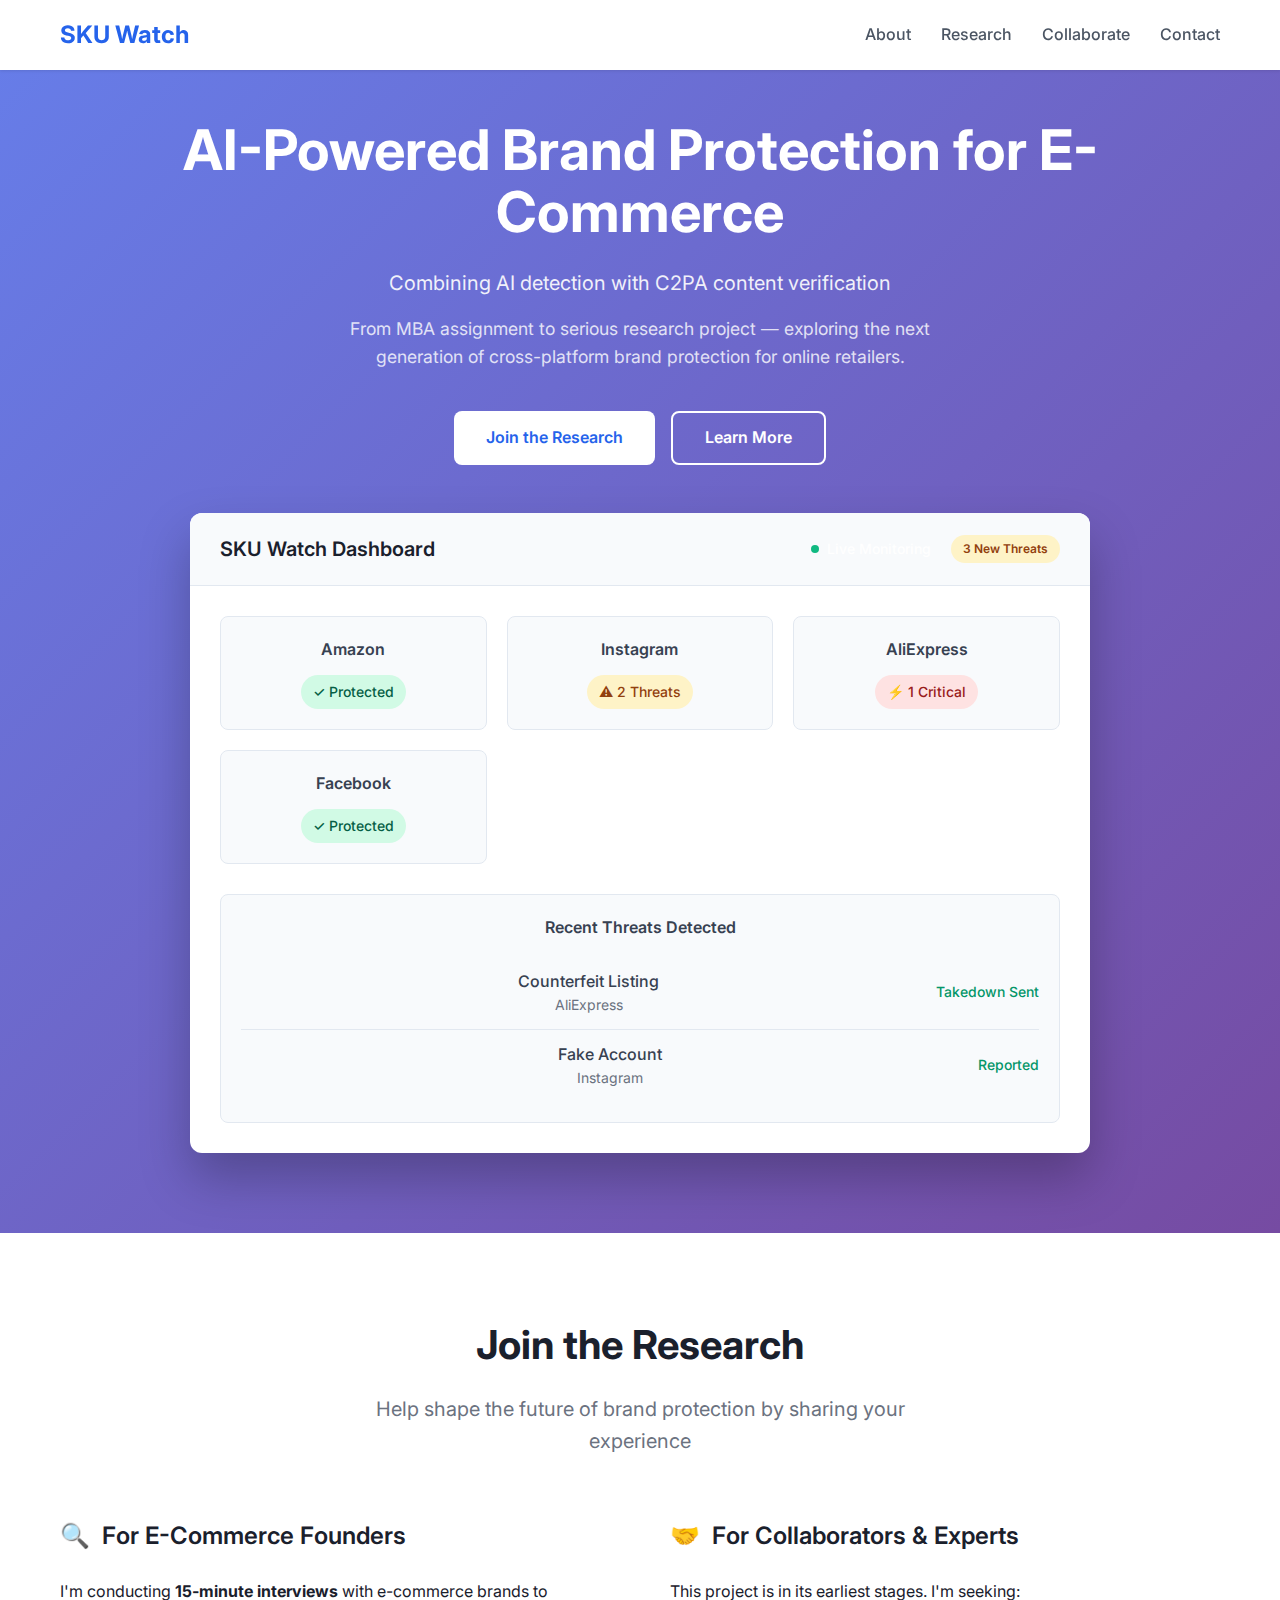
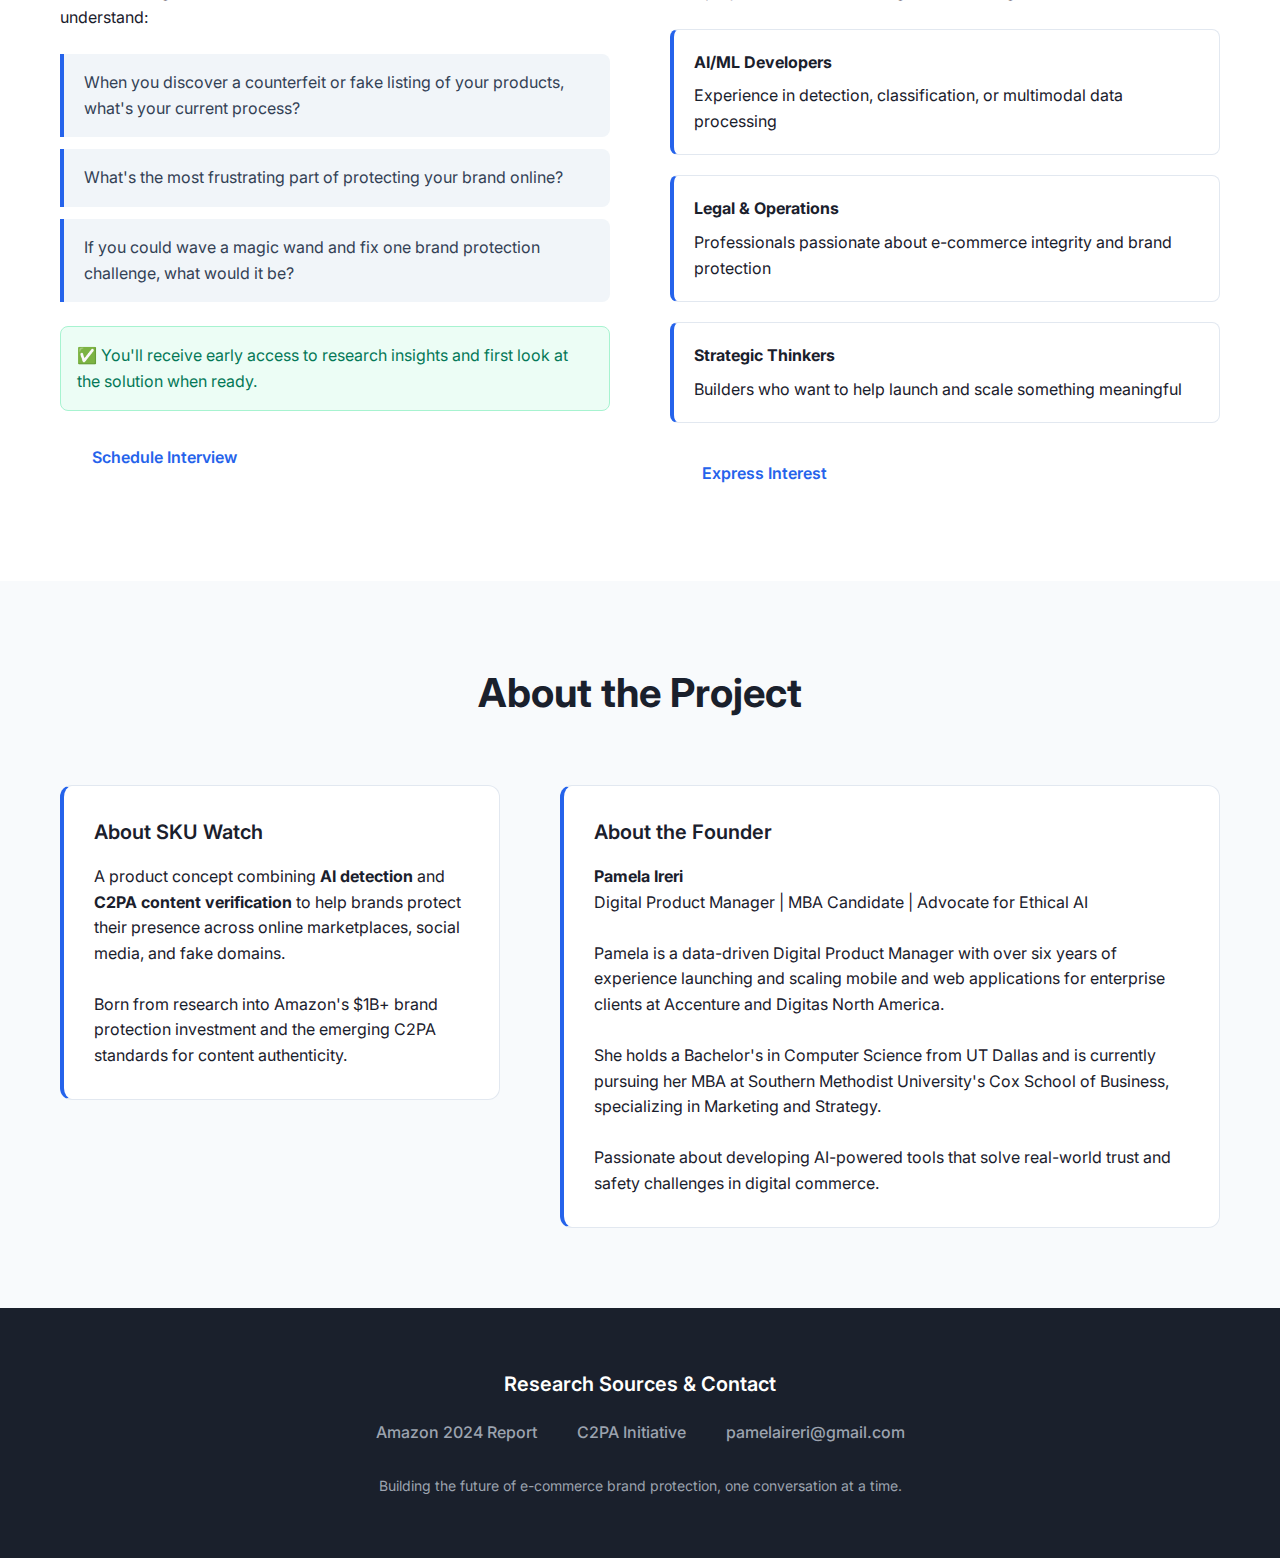
<file: index.html>
<!DOCTYPE html>
<html lang="en">
<head>
    <meta charset="UTF-8">
    <meta name="viewport" content="width=device-width, initial-scale=1.0">
    <title>SKU Watch - AI-Powered Brand Protection</title>
    <link rel="stylesheet" href="styles.css">
    <link rel="preconnect" href="https://fonts.googleapis.com">
    <link rel="preconnect" href="https://fonts.gstatic.com" crossorigin>
    <link href="https://fonts.googleapis.com/css2?family=Inter:wght@400;500;600;700&display=swap" rel="stylesheet">
</head>
<body>
    <!-- Navigation -->
    <nav class="nav">
        <div class="nav-container">
            <div class="logo">SKU Watch</div>
            <ul class="nav-links">
                <li><a href="#about">About</a></li>
                <li><a href="#research">Research</a></li>
                <li><a href="#collaborate">Collaborate</a></li>
                <li><a href="#contact">Contact</a></li>
            </ul>
        </div>
    </nav>

    <!-- Hero Section -->
    <section class="hero">
        <div class="hero-container">
            <h1>AI-Powered Brand Protection for E-Commerce</h1>
            <p class="hero-subtitle">Combining AI detection with C2PA content verification</p>
            <p class="hero-description">
                From MBA assignment to serious research project — exploring the next generation 
                of cross-platform brand protection for online retailers.
            </p>
            
            <div class="hero-cta">
                <a href="#research" class="btn-primary">Join the Research</a>
                <a href="#about" class="btn-secondary">Learn More</a>
            </div>

            <!-- Dashboard Preview -->
            <div class="dashboard-preview">
                <div class="dashboard-header">
                    <div class="dashboard-title">SKU Watch Dashboard</div>
                    <div class="status-bar">
                        <div class="status-indicator">
                            <span class="status-dot"></span>
                            Live Monitoring
                        </div>
                        <div class="threat-badge">3 New Threats</div>
                    </div>
                </div>
                
                <div class="dashboard-content">
                    <div class="platform-grid">
                        <div class="platform-card">
                            <div class="platform-name">Amazon</div>
                            <span class="platform-status status-safe">✓ Protected</span>
                        </div>
                        <div class="platform-card">
                            <div class="platform-name">Instagram</div>
                            <span class="platform-status status-warning">⚠ 2 Threats</span>
                        </div>
                        <div class="platform-card">
                            <div class="platform-name">AliExpress</div>
                            <span class="platform-status status-danger">⚡ 1 Critical</span>
                        </div>
                        <div class="platform-card">
                            <div class="platform-name">Facebook</div>
                            <span class="platform-status status-safe">✓ Protected</span>
                        </div>
                    </div>
                    
                    <div class="threats-section">
                        <div class="threats-title">Recent Threats Detected</div>
                        <div class="threat-item">
                            <div class="threat-details">
                                <div class="threat-type">Counterfeit Listing</div>
                                <div class="threat-platform">AliExpress</div>
                            </div>
                            <div class="threat-action">Takedown Sent</div>
                        </div>
                        <div class="threat-item">
                            <div class="threat-details">
                                <div class="threat-type">Fake Account</div>
                                <div class="threat-platform">Instagram</div>
                            </div>
                            <div class="threat-action">Reported</div>
                        </div>
                    </div>
                </div>
            </div>
        </div>
    </section>

    <!-- Research Section -->
    <section class="section" id="research">
        <div class="container">
            <div class="section-header">
                <h2 class="section-title">Join the Research</h2>
                <p class="section-subtitle">
                    Help shape the future of brand protection by sharing your experience
                </p>
            </div>

            <div class="two-column">
                <div class="column">
                    <h3>
                        <span class="column-icon">🔍</span>
                        For E-Commerce Founders
                    </h3>
                    <p>I'm conducting <strong>15-minute interviews</strong> with e-commerce brands to understand:</p>
                    
                    <ul class="interview-questions">
                        <li>When you discover a counterfeit or fake listing of your products, what's your current process?</li>
                        <li>What's the most frustrating part of protecting your brand online?</li>
                        <li>If you could wave a magic wand and fix one brand protection challenge, what would it be?</li>
                    </ul>
                    
                    <div class="benefit-callout">
                        ✅ You'll receive early access to research insights and first look at the solution when ready.
                    </div>
                    
                    <a href="#" class="btn-primary" onclick="scheduleCall()">Schedule Interview</a>
                </div>

                <div class="column">
                    <h3>
                        <span class="column-icon">🤝</span>
                        For Collaborators & Experts
                    </h3>
                    <p>This project is in its earliest stages. I'm seeking:</p>
                    
                    <div class="collaboration-grid">
                        <div class="collaboration-item">
                            <strong>AI/ML Developers</strong>
                            Experience in detection, classification, or multimodal data processing
                        </div>
                        <div class="collaboration-item">
                            <strong>Legal & Operations</strong>
                            Professionals passionate about e-commerce integrity and brand protection
                        </div>
                        <div class="collaboration-item">
                            <strong>Strategic Thinkers</strong>
                            Builders who want to help launch and scale something meaningful
                        </div>
                    </div>
                    
                    <a href="#" class="btn-primary" onclick="expressInterest()">Express Interest</a>
                </div>
            </div>
        </div>
    </section>

    <!-- About Section -->
    <section class="section" id="about">
        <div class="container">
            <div class="section-header">
                <h2 class="section-title">About the Project</h2>
            </div>

            <div class="about-grid">
                <div class="about-card">
                    <h4>About SKU Watch</h4>
                    <p>A product concept combining <strong>AI detection</strong> and <strong>C2PA content verification</strong> to help brands protect their presence across online marketplaces, social media, and fake domains.</p>
                    <br>
                    <p>Born from research into Amazon's $1B+ brand protection investment and the emerging C2PA standards for content authenticity.</p>
                </div>
                
                <div class="about-card">
                    <h4>About the Founder</h4>
                    <p><strong>Pamela Ireri</strong><br>
                    Digital Product Manager | MBA Candidate | Advocate for Ethical AI</p>
                    <br>
                    <p>Pamela is a data-driven Digital Product Manager with over six years of experience launching and scaling mobile and web applications for enterprise clients at Accenture and Digitas North America.</p>
                    <br>
                    <p>She holds a Bachelor's in Computer Science from UT Dallas and is currently pursuing her MBA at Southern Methodist University's Cox School of Business, specializing in Marketing and Strategy.</p>
                    <br>
                    <p>Passionate about developing AI-powered tools that solve real-world trust and safety challenges in digital commerce.</p>
                </div>
            </div>
        </div>
    </section>

    <!-- Footer -->
    <footer class="footer" id="contact">
        <div class="container">
            <h4>Research Sources & Contact</h4>
            <div class="footer-links">
                <a href="https://trustworthyshopping.aboutamazon.com/2024-brand-protection-report" target="_blank">Amazon 2024 Report</a>
                <a href="https://c2pa.org" target="_blank">C2PA Initiative</a>
                <a href="mailto:pamelaireri@gmail.com">pamelaireri@gmail.com</a>
            </div>
            <p class="footer-note">
                Building the future of e-commerce brand protection, one conversation at a time.
            </p>
        </div>
    </footer>

    <script src="script.js"></script>
</body>
</html>
</file>
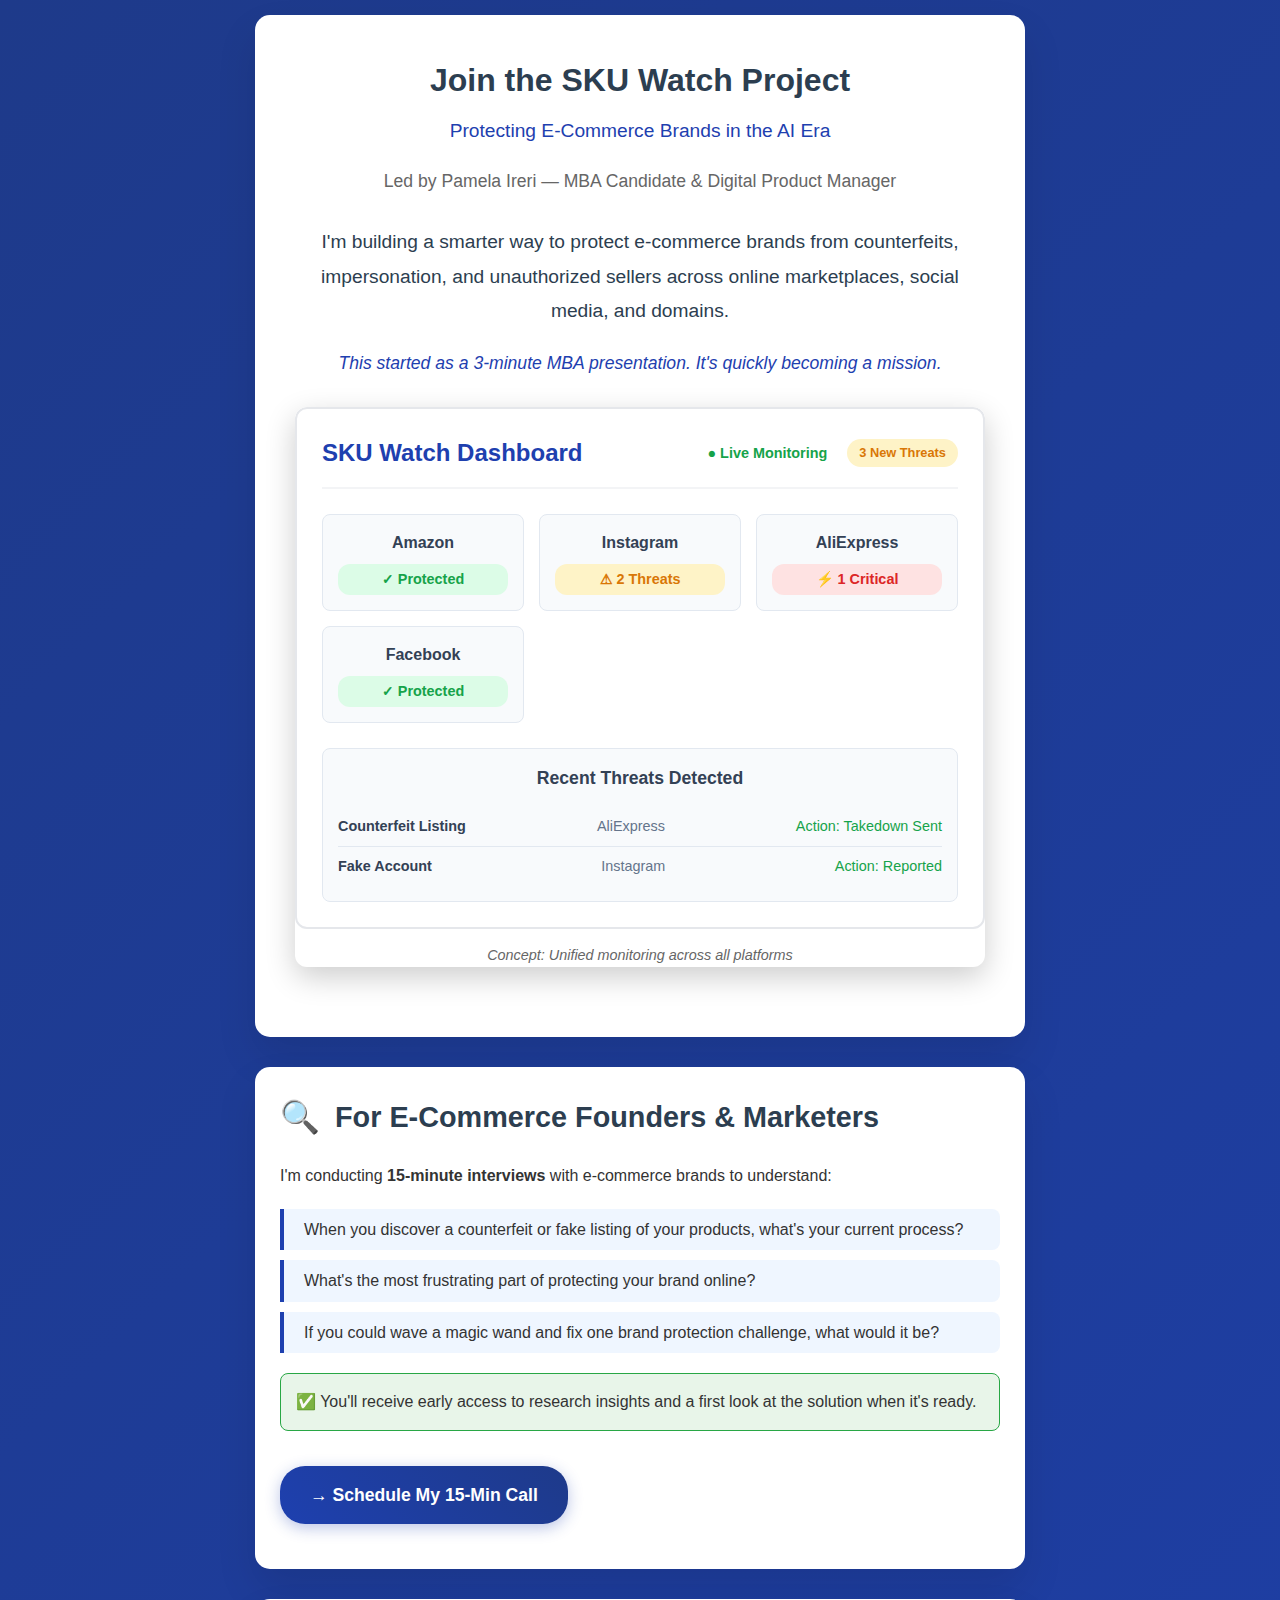
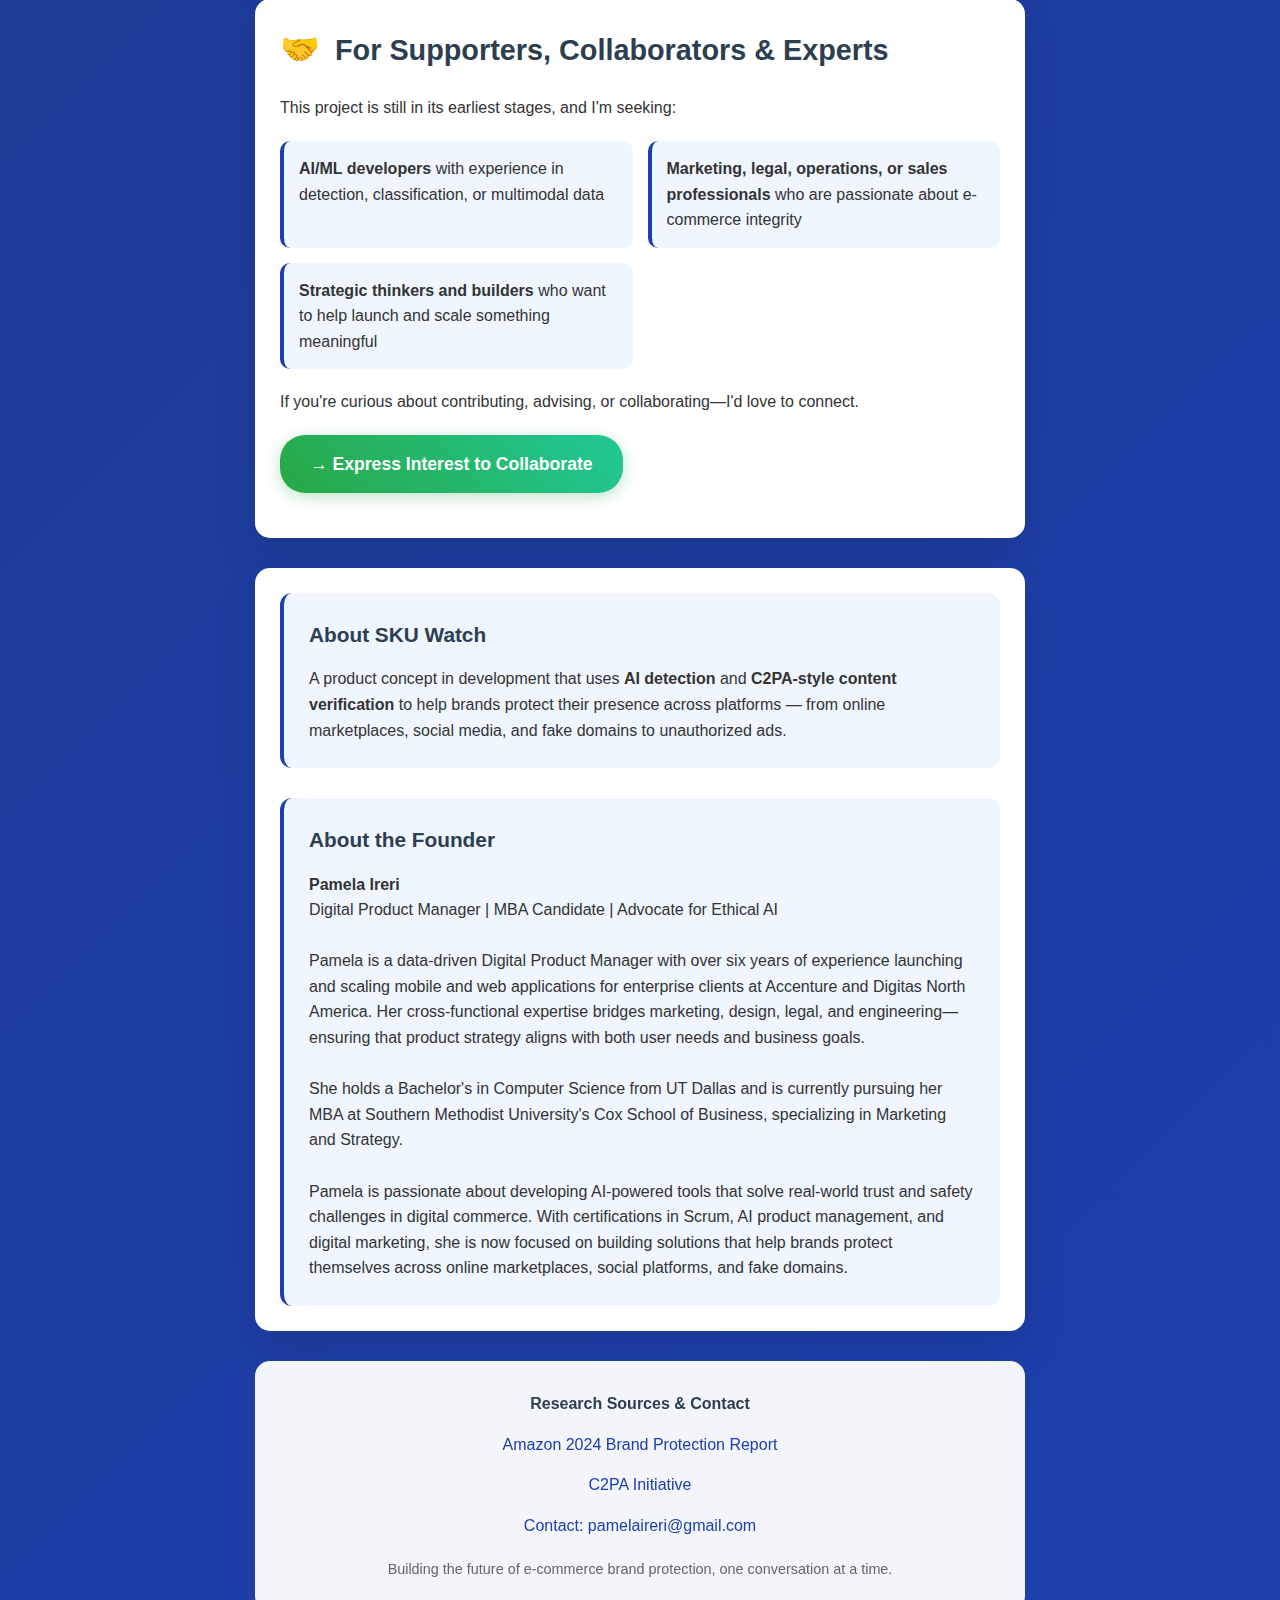
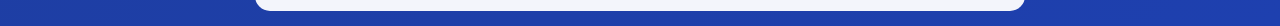
<file: sku_watch_landing.html>
<!DOCTYPE html>
<html lang="en">
<head>
    <meta charset="UTF-8">
    <meta name="viewport" content="width=device-width, initial-scale=1.0">
    <title>Join the SKU Watch Project</title>
    <style>
        * {
            margin: 0;
            padding: 0;
            box-sizing: border-box;
        }

        body {
            font-family: 'Segoe UI', Tahoma, Geneva, Verdana, sans-serif;
            line-height: 1.6;
            color: #333;
            background: linear-gradient(135deg, #1e3a8a 0%, #1e40af 100%);
            min-height: 100vh;
        }

        .container {
            max-width: 800px;
            margin: 0 auto;
            padding: 20px;
        }

        .header {
            background: white;
            border-radius: 15px;
            padding: 40px;
            margin-bottom: 30px;
            box-shadow: 0 20px 40px rgba(0, 0, 0, 0.1);
            text-align: center;
        }

        .header h1 {
            font-size: 2.5rem;
            margin-bottom: 10px;
            color: #2c3e50;
        }

        .header h2 {
            font-size: 1.5rem;
            color: #1e40af;
            margin-bottom: 20px;
            font-weight: 400;
        }

        .header .led-by {
            font-size: 1.1rem;
            color: #666;
            margin-bottom: 30px;
        }

        .mission-statement {
            font-size: 1.2rem;
            line-height: 1.8;
            color: #2c3e50;
            margin-bottom: 20px;
        }

        .started-as {
            font-style: italic;
            color: #1e40af;
            font-size: 1.1rem;
        }

        .section {
            background: white;
            border-radius: 15px;
            padding: 40px;
            margin-bottom: 30px;
            box-shadow: 0 20px 40px rgba(0, 0, 0, 0.1);
        }

        .section h3 {
            font-size: 1.8rem;
            margin-bottom: 20px;
            color: #2c3e50;
            display: flex;
            align-items: center;
            gap: 15px;
        }

        .section-icon {
            font-size: 2rem;
        }

        .interview-points {
            list-style: none;
            margin: 20px 0;
        }

        .interview-points li {
            padding: 8px 0;
            border-left: 4px solid #1e40af;
            padding-left: 20px;
            margin-bottom: 10px;
            background: #eff6ff;
            border-radius: 0 8px 8px 0;
        }

        .button {
            background: linear-gradient(45deg, #1e40af, #1e3a8a);
            color: white;
            padding: 15px 30px;
            border: none;
            border-radius: 25px;
            font-size: 1.1rem;
            font-weight: 600;
            cursor: pointer;
            text-decoration: none;
            display: inline-block;
            margin: 20px 0;
            transition: all 0.3s ease;
            box-shadow: 0 4px 15px rgba(30, 64, 175, 0.3);
        }

        .button:hover {
            transform: translateY(-2px);
            box-shadow: 0 6px 20px rgba(30, 64, 175, 0.4);
        }

        .button.secondary {
            background: linear-gradient(45deg, #28a745, #20c997);
            box-shadow: 0 4px 15px rgba(40, 167, 69, 0.3);
        }

        .button.secondary:hover {
            box-shadow: 0 6px 20px rgba(40, 167, 69, 0.4);
        }

        .collaborator-list {
            display: grid;
            grid-template-columns: repeat(auto-fit, minmax(250px, 1fr));
            gap: 15px;
            margin: 20px 0;
        }

        .collaborator-item {
            background: #eff6ff;
            padding: 15px;
            border-radius: 10px;
            border-left: 4px solid #1e40af;
        }

        .about-section {
            display: grid;
            grid-template-columns: 1fr 1fr;
            gap: 30px;
        }

        .about-sku-watch, .about-founder {
            background: #eff6ff;
            padding: 25px;
            border-radius: 12px;
            border-left: 4px solid #1e40af;
        }

        .about-sku-watch h4, .about-founder h4 {
            font-size: 1.3rem;
            margin-bottom: 15px;
            color: #2c3e50;
        }

        .footer {
            background: rgba(255, 255, 255, 0.95);
            border-radius: 15px;
            padding: 30px;
            text-align: center;
            backdrop-filter: blur(10px);
        }

        .footer h4 {
            margin-bottom: 15px;
            color: #2c3e50;
        }

        .footer-links {
            display: flex;
            justify-content: center;
            gap: 30px;
            margin-bottom: 20px;
            flex-wrap: wrap;
        }

        .footer-links a {
            color: #1e40af;
            text-decoration: none;
            font-weight: 500;
        }

        .footer-links a:hover {
            text-decoration: underline;
        }

        .benefit-box {
            background: #e8f5e9;
            border: 1px solid #28a745;
            border-radius: 8px;
            padding: 15px;
            margin: 15px 0;
        }

        .hero-image {
            width: 100%;
            max-width: 700px;
            margin: 30px auto;
            border-radius: 12px;
            box-shadow: 0 10px 30px rgba(0, 0, 0, 0.2);
            overflow: hidden;
        }

        .dashboard-mockup {
            background: white;
            padding: 25px;
            border-radius: 12px;
            border: 2px solid #e5e7eb;
        }

        .dashboard-header {
            display: flex;
            justify-content: space-between;
            align-items: center;
            margin-bottom: 25px;
            padding-bottom: 15px;
            border-bottom: 2px solid #f3f4f6;
        }

        .dashboard-header h3 {
            margin: 0;
            color: #1e40af;
            font-size: 1.5rem;
        }

        .status-indicators {
            display: flex;
            gap: 20px;
            align-items: center;
        }

        .status {
            color: #16a34a;
            font-weight: 600;
            font-size: 0.9rem;
        }

        .threats-count {
            background: #fef3c7;
            color: #d97706;
            padding: 4px 12px;
            border-radius: 20px;
            font-size: 0.8rem;
            font-weight: 600;
        }

        .platform-grid {
            display: grid;
            grid-template-columns: repeat(auto-fit, minmax(150px, 1fr));
            gap: 15px;
            margin-bottom: 25px;
        }

        .platform-card {
            background: #f8fafc;
            padding: 15px;
            border-radius: 8px;
            text-align: center;
            border: 1px solid #e2e8f0;
        }

        .platform-name {
            font-weight: 600;
            margin-bottom: 8px;
            color: #334155;
        }

        .threat-level {
            font-size: 0.9rem;
            font-weight: 600;
            padding: 4px 8px;
            border-radius: 12px;
        }

        .threat-level.safe {
            background: #dcfce7;
            color: #16a34a;
        }

        .threat-level.warning {
            background: #fef3c7;
            color: #d97706;
        }

        .threat-level.danger {
            background: #fee2e2;
            color: #dc2626;
        }

        .recent-threats {
            background: #f8fafc;
            padding: 15px;
            border-radius: 8px;
            border: 1px solid #e2e8f0;
        }

        .recent-threats h4 {
            margin: 0 0 15px 0;
            color: #334155;
            font-size: 1.1rem;
        }

        .threat-item {
            display: flex;
            justify-content: space-between;
            align-items: center;
            padding: 8px 0;
            border-bottom: 1px solid #e2e8f0;
            font-size: 0.9rem;
        }

        .threat-item:last-child {
            border-bottom: none;
        }

        .threat-type {
            font-weight: 600;
            color: #334155;
        }

        .threat-platform {
            color: #64748b;
        }

        .threat-action {
            color: #16a34a;
            font-weight: 500;
        }

        .image-caption {
            text-align: center;
            font-style: italic;
            color: #666;
            margin-top: 15px;
            font-size: 0.9rem;
        }
            .header h1 {
                font-size: 2rem;
            }
            
            .header h2 {
                font-size: 1.2rem;
            }
            
            .about-section {
                grid-template-columns: 1fr;
            }
            
            .footer-links {
                flex-direction: column;
                gap: 15px;
            }
            
            .container {
                padding: 15px;
            }
            
            .section {
                padding: 25px;
            }
        }
    </style>
</head>
<body>
    <div class="container">
        <div class="header">
            <h1>Join the SKU Watch Project</h1>
            <h2>Protecting E-Commerce Brands in the AI Era</h2>
            <div class="led-by">Led by Pamela Ireri — MBA Candidate & Digital Product Manager</div>
            
            <div class="mission-statement">
                I'm building a smarter way to protect e-commerce brands from counterfeits, impersonation, and unauthorized sellers across online marketplaces, social media, and domains.
            </div>
            
            <div class="started-as">
                This started as a 3-minute MBA presentation. It's quickly becoming a mission.
            </div>
            
            <div class="hero-image">
                <!-- Dashboard Mockup -->
                <div class="dashboard-mockup">
                    <div class="dashboard-header">
                        <h3>SKU Watch Dashboard</h3>
                        <div class="status-indicators">
                            <span class="status active">● Live Monitoring</span>
                            <span class="threats-count">3 New Threats</span>
                        </div>
                    </div>
                    
                    <div class="platform-grid">
                        <div class="platform-card">
                            <div class="platform-name">Amazon</div>
                            <div class="threat-level safe">✓ Protected</div>
                        </div>
                        <div class="platform-card">
                            <div class="platform-name">Instagram</div>
                            <div class="threat-level warning">⚠ 2 Threats</div>
                        </div>
                        <div class="platform-card">
                            <div class="platform-name">AliExpress</div>
                            <div class="threat-level danger">⚡ 1 Critical</div>
                        </div>
                        <div class="platform-card">
                            <div class="platform-name">Facebook</div>
                            <div class="threat-level safe">✓ Protected</div>
                        </div>
                    </div>
                    
                    <div class="recent-threats">
                        <h4>Recent Threats Detected</h4>
                        <div class="threat-item">
                            <span class="threat-type">Counterfeit Listing</span>
                            <span class="threat-platform">AliExpress</span>
                            <span class="threat-action">Action: Takedown Sent</span>
                        </div>
                        <div class="threat-item">
                            <span class="threat-type">Fake Account</span>
                            <span class="threat-platform">Instagram</span>
                            <span class="threat-action">Action: Reported</span>
                        </div>
                    </div>
                </div>
                <div class="image-caption">Concept: Unified monitoring across all platforms</div>
            </div>
        </div>

        <div class="section">
            <h3><span class="section-icon">🔍</span>For E-Commerce Founders & Marketers</h3>
            
            <p>I'm conducting <strong>15-minute interviews</strong> with e-commerce brands to understand:</p>
            
            <ul class="interview-points">
                <li>When you discover a counterfeit or fake listing of your products, what's your current process?</li>
                <li>What's the most frustrating part of protecting your brand online?</li>
                <li>If you could wave a magic wand and fix one brand protection challenge, what would it be?</li>
            </ul>
            
            <div class="benefit-box">
                ✅ You'll receive early access to research insights and a first look at the solution when it's ready.
            </div>
            
            <a href="#" class="button" onclick="scheduleCall()">→ Schedule My 15-Min Call</a>
        </div>

        <div class="section">
            <h3><span class="section-icon">🤝</span>For Supporters, Collaborators & Experts</h3>
            
            <p>This project is still in its earliest stages, and I'm seeking:</p>
            
            <div class="collaborator-list">
                <div class="collaborator-item">
                    <strong>AI/ML developers</strong> with experience in detection, classification, or multimodal data
                </div>
                <div class="collaborator-item">
                    <strong>Marketing, legal, operations, or sales professionals</strong> who are passionate about e-commerce integrity
                </div>
                <div class="collaborator-item">
                    <strong>Strategic thinkers and builders</strong> who want to help launch and scale something meaningful
                </div>
            </div>
            
            <p>If you're curious about contributing, advising, or collaborating—I'd love to connect.</p>
            
            <a href="#" class="button secondary" onclick="expressInterest()">→ Express Interest to Collaborate</a>
        </div>

        <div class="section">
            <div class="about-section">
                <div class="about-sku-watch">
                    <h4>About SKU Watch</h4>
                    <p>A product concept in development that uses <strong>AI detection</strong> and <strong>C2PA-style content verification</strong> to help brands protect their presence across platforms — from online marketplaces, social media, and fake domains to unauthorized ads.</p>
                </div>
                
                <div class="about-founder">
                    <h4>About the Founder</h4>
                    <p><strong>Pamela Ireri</strong><br>
                    Digital Product Manager | MBA Candidate | Advocate for Ethical AI<br><br>
                    
                    Pamela is a data-driven Digital Product Manager with over six years of experience launching and scaling mobile and web applications for enterprise clients at Accenture and Digitas North America. Her cross-functional expertise bridges marketing, design, legal, and engineering—ensuring that product strategy aligns with both user needs and business goals.<br><br>
                    
                    She holds a Bachelor's in Computer Science from UT Dallas and is currently pursuing her MBA at Southern Methodist University's Cox School of Business, specializing in Marketing and Strategy.<br><br>
                    
                    Pamela is passionate about developing AI-powered tools that solve real-world trust and safety challenges in digital commerce. With certifications in Scrum, AI product management, and digital marketing, she is now focused on building solutions that help brands protect themselves across online marketplaces, social platforms, and fake domains.</p>
                </div>
            </div>
        </div>

        <div class="footer">
            <h4>Research Sources & Contact</h4>
            <div class="footer-links">
                <a href="https://trustworthyshopping.aboutamazon.com/2024-brand-protection-report" target="_blank">Amazon 2024 Brand Protection Report</a>
                <a href="https://c2pa.org" target="_blank">C2PA Initiative</a>
                <a href="mailto:pamelaireri@gmail.com">Contact: pamelaireri@gmail.com</a>
            </div>
            <p style="color: #666; font-size: 0.9rem;">
                Building the future of e-commerce brand protection, one conversation at a time.
            </p>
        </div>
    </div>

    <script>
        function scheduleCall() {
            // Replace with your actual Calendly or scheduling link
            alert('This would redirect to your Calendly link for 15-minute interviews.\n\nExample: https://calendly.com/yourname/15min-sku-watch-interview');
            // window.open('https://calendly.com/yourname/15min-interview', '_blank');
        }

        function expressInterest() {
            // Replace with your actual collaboration form link
            alert('This would redirect to your collaboration interest form.\n\nExample: Tally form, Google Form, or TypeForm');
            // window.open('https://tally.so/r/yourform', '_blank');
        }

        // Smooth scrolling for any internal links
        document.querySelectorAll('a[href^="#"]').forEach(anchor => {
            anchor.addEventListener('click', function (e) {
                e.preventDefault();
                const target = document.querySelector(this.getAttribute('href'));
                if (target) {
                    target.scrollIntoView({
                        behavior: 'smooth',
                        block: 'start'
                    });
                }
            });
        });
    </script>
</body>
</html>
</file>
<file: styles.css>
* {
    margin: 0;
    padding: 0;
    box-sizing: border-box;
}

body {
    font-family: 'Inter', 'Segoe UI', -apple-system, BlinkMacSystemFont, sans-serif;
    line-height: 1.6;
    color: #1a202c;
    background: #ffffff;
}

/* Navigation */
.nav {
    background: #ffffff;
    box-shadow: 0 1px 3px rgba(0, 0, 0, 0.1);
    position: fixed;
    width: 100%;
    top: 0;
    z-index: 1000;
}

.nav-container {
    max-width: 1200px;
    margin: 0 auto;
    padding: 0 20px;
    display: flex;
    justify-content: space-between;
    align-items: center;
    height: 70px;
}

.logo {
    font-size: 1.5rem;
    font-weight: 700;
    color: #2563eb;
}

.nav-links {
    display: flex;
    gap: 30px;
    list-style: none;
}

.nav-links a {
    text-decoration: none;
    color: #4b5563;
    font-weight: 500;
    transition: color 0.2s;
}

.nav-links a:hover {
    color: #2563eb;
}

/* Hero Section */
.hero {
    background: linear-gradient(135deg, #667eea 0%, #764ba2 100%);
    color: white;
    padding: 120px 0 80px;
    text-align: center;
}

.hero-container {
    max-width: 1200px;
    margin: 0 auto;
    padding: 0 20px;
}

.hero h1 {
    font-size: 3.5rem;
    font-weight: 700;
    margin-bottom: 1.5rem;
    line-height: 1.1;
}

.hero-subtitle {
    font-size: 1.25rem;
    margin-bottom: 1rem;
    opacity: 0.9;
}

.hero-description {
    font-size: 1.1rem;
    margin-bottom: 2.5rem;
    opacity: 0.8;
    max-width: 600px;
    margin-left: auto;
    margin-right: auto;
}

.hero-cta {
    display: flex;
    gap: 1rem;
    justify-content: center;
    flex-wrap: wrap;
    margin-bottom: 3rem;
}

.btn-primary {
    background: #ffffff;
    color: #2563eb;
    padding: 14px 32px;
    border: none;
    border-radius: 8px;
    font-weight: 600;
    text-decoration: none;
    transition: all 0.2s;
    display: inline-block;
}

.btn-primary:hover {
    background: #f8fafc;
    transform: translateY(-1px);
}

.btn-secondary {
    background: transparent;
    color: white;
    border: 2px solid white;
    padding: 12px 32px;
    border-radius: 8px;
    font-weight: 600;
    text-decoration: none;
    transition: all 0.2s;
    display: inline-block;
}

.btn-secondary:hover {
    background: white;
    color: #2563eb;
}

/* Dashboard Preview */
.dashboard-preview {
    max-width: 900px;
    margin: 0 auto;
    background: white;
    border-radius: 12px;
    overflow: hidden;
    box-shadow: 0 25px 50px rgba(0, 0, 0, 0.25);
}

.dashboard-header {
    background: #f8fafc;
    padding: 20px 30px;
    border-bottom: 1px solid #e2e8f0;
    display: flex;
    justify-content: space-between;
    align-items: center;
}

.dashboard-title {
    font-size: 1.25rem;
    font-weight: 600;
    color: #1a202c;
}

.status-bar {
    display: flex;
    gap: 20px;
    align-items: center;
}

.status-indicator {
    display: flex;
    align-items: center;
    gap: 8px;
    font-size: 0.875rem;
    font-weight: 500;
}

.status-dot {
    width: 8px;
    height: 8px;
    border-radius: 50%;
    background: #10b981;
}

.threat-badge {
    background: #fef3c7;
    color: #92400e;
    padding: 4px 12px;
    border-radius: 16px;
    font-size: 0.75rem;
    font-weight: 600;
}

.dashboard-content {
    padding: 30px;
}

.platform-grid {
    display: grid;
    grid-template-columns: repeat(auto-fit, minmax(200px, 1fr));
    gap: 20px;
    margin-bottom: 30px;
}

.platform-card {
    background: #f8fafc;
    border: 1px solid #e2e8f0;
    border-radius: 8px;
    padding: 20px;
    text-align: center;
}

.platform-name {
    font-weight: 600;
    margin-bottom: 12px;
    color: #374151;
}

.platform-status {
    font-size: 0.875rem;
    font-weight: 500;
    padding: 6px 12px;
    border-radius: 20px;
    display: inline-block;
}

.status-safe {
    background: #d1fae5;
    color: #065f46;
}

.status-warning {
    background: #fef3c7;
    color: #92400e;
}

.status-danger {
    background: #fee2e2;
    color: #991b1b;
}

.threats-section {
    background: #f8fafc;
    border: 1px solid #e2e8f0;
    border-radius: 8px;
    padding: 20px;
}

.threats-title {
    font-weight: 600;
    margin-bottom: 16px;
    color: #374151;
}

.threat-item {
    display: flex;
    justify-content: space-between;
    align-items: center;
    padding: 12px 0;
    border-bottom: 1px solid #e2e8f0;
}

.threat-item:last-child {
    border-bottom: none;
}

.threat-details {
    flex: 1;
}

.threat-type {
    font-weight: 500;
    color: #374151;
}

.threat-platform {
    font-size: 0.875rem;
    color: #6b7280;
}

.threat-action {
    font-size: 0.875rem;
    color: #059669;
    font-weight: 500;
}

/* Main Content Sections */
.section {
    padding: 80px 0;
}

.section:nth-child(even) {
    background: #f8fafc;
}

.container {
    max-width: 1200px;
    margin: 0 auto;
    padding: 0 20px;
}

.section-header {
    text-align: center;
    margin-bottom: 60px;
}

.section-title {
    font-size: 2.5rem;
    font-weight: 700;
    color: #1a202c;
    margin-bottom: 1rem;
}

.section-subtitle {
    font-size: 1.25rem;
    color: #6b7280;
    max-width: 600px;
    margin: 0 auto;
}

/* Two Column Layout */
.two-column {
    display: grid;
    grid-template-columns: 1fr 1fr;
    gap: 60px;
    align-items: start;
}

.column h3 {
    font-size: 1.5rem;
    font-weight: 600;
    color: #1a202c;
    margin-bottom: 1.5rem;
    display: flex;
    align-items: center;
    gap: 12px;
}

.column-icon {
    font-size: 1.5rem;
}

.interview-questions {
    list-style: none;
    margin: 1.5rem 0;
}

.interview-questions li {
    background: #f1f5f9;
    border-left: 4px solid #2563eb;
    padding: 16px 20px;
    margin-bottom: 12px;
    border-radius: 0 8px 8px 0;
    color: #334155;
}

.benefit-callout {
    background: #ecfdf5;
    border: 1px solid #a7f3d0;
    border-radius: 8px;
    padding: 16px;
    margin: 20px 0;
    color: #047857;
}

.collaboration-grid {
    display: grid;
    grid-template-columns: repeat(auto-fit, minmax(280px, 1fr));
    gap: 20px;
    margin: 1.5rem 0;
}

.collaboration-item {
    background: #ffffff;
    border: 1px solid #e2e8f0;
    border-radius: 8px;
    padding: 20px;
    border-left: 4px solid #2563eb;
}

.collaboration-item strong {
    color: #1a202c;
    display: block;
    margin-bottom: 8px;
}

/* About Section */
.about-grid {
    display: grid;
    grid-template-columns: 1fr 1.5fr;
    gap: 60px;
    align-items: start;
}

.about-card {
    background: #ffffff;
    border: 1px solid #e2e8f0;
    border-radius: 12px;
    padding: 30px;
    border-left: 4px solid #2563eb;
}

.about-card h4 {
    font-size: 1.25rem;
    font-weight: 600;
    color: #1a202c;
    margin-bottom: 16px;
}

/* Footer */
.footer {
    background: #1a202c;
    color: #e2e8f0;
    padding: 60px 0;
    text-align: center;
}

.footer h4 {
    font-size: 1.25rem;
    font-weight: 600;
    margin-bottom: 20px;
    color: #ffffff;
}

.footer-links {
    display: flex;
    justify-content: center;
    gap: 40px;
    margin-bottom: 30px;
    flex-wrap: wrap;
}

.footer-links a {
    color: #9ca3af;
    text-decoration: none;
    font-weight: 500;
    transition: color 0.2s;
}

.footer-links a:hover {
    color: #ffffff;
}

.footer-note {
    color: #9ca3af;
    font-size: 0.875rem;
}

/* Responsive Design */
@media (max-width: 1024px) {
    .two-column,
    .about-grid {
        grid-template-columns: 1fr;
        gap: 40px;
    }
    
    .hero h1 {
        font-size: 2.5rem;
    }
}

@media (max-width: 768px) {
    .nav-links {
        display: none;
    }
    
    .hero {
        padding: 100px 0 60px;
    }
    
    .hero h1 {
        font-size: 2rem;
    }
    
    .hero-cta {
        flex-direction: column;
        align-items: center;
    }
    
    .section {
        padding: 60px 0;
    }
    
    .section-title {
        font-size: 2rem;
    }
    
    .dashboard-header {
        flex-direction: column;
        gap: 15px;
        text-align: center;
    }
    
    .platform-grid {
        grid-template-columns: 1fr 1fr;
    }
    
    .threat-item {
        flex-direction: column;
        align-items: flex-start;
        gap: 8px;
    }
    
    .collaboration-grid {
        grid-template-columns: 1fr;
    }
    
    .footer-links {
        flex-direction: column;
        gap: 20px;
    }
}

@media (max-width: 480px) {
    .platform-grid {
        grid-template-columns: 1fr;
    }
    
    .hero-container,
    .container {
        padding: 0 15px;
    }
    
    .dashboard-content {
        padding: 20px;
    }
}
</file>
